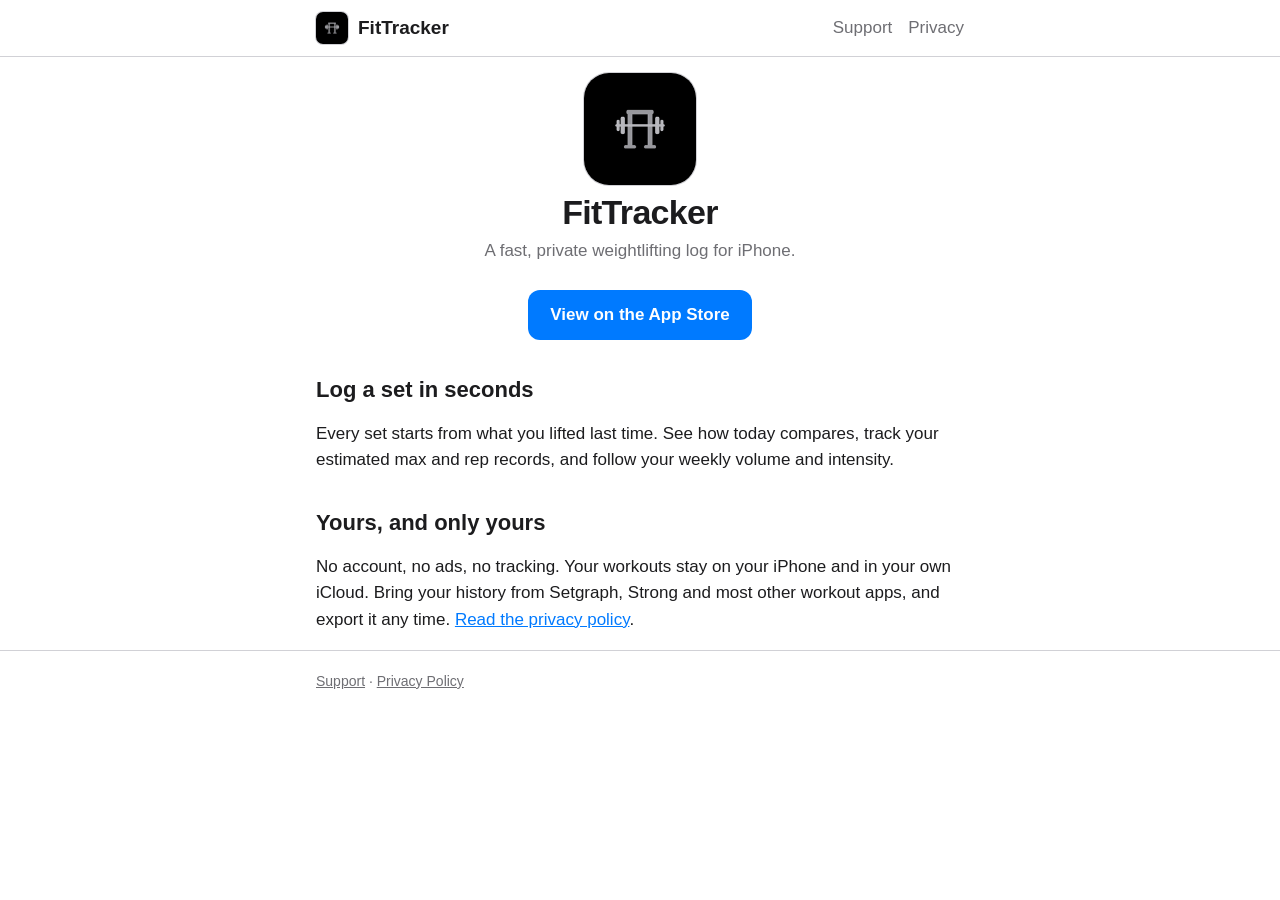
<file: fittracker/index.html>
<!doctype html>
<html lang="en">
<head>
  <meta charset="utf-8">
  <meta name="viewport" content="width=device-width, initial-scale=1">
  <title>FitTracker</title>
  <meta name="description" content="FitTracker is a fast, private weightlifting log for iPhone.">
  <link rel="icon" href="icon.png">
  <link rel="apple-touch-icon" href="icon.png">
  <link rel="stylesheet" href="style.css">
</head>
<body>
  <header class="site">
    <div class="wrap">
      <a class="brand" href="./"><img src="icon.png" alt="">FitTracker</a>
      <nav><a href="support/">Support</a><a href="privacy/">Privacy</a></nav>
    </div>
  </header>
  <main class="wrap">
    <section class="hero">
      <img src="icon.png" alt="FitTracker app icon">
      <h1>FitTracker</h1>
      <p class="lede">A fast, private weightlifting log for iPhone.</p>
      <a class="button" href="https://apps.apple.com/app/id6819970285">View on the App Store</a>
    </section>
    <h2>Log a set in seconds</h2>
    <p>Every set starts from what you lifted last time. See how today compares, track your estimated max and rep records, and follow your weekly volume and intensity.</p>
    <h2>Yours, and only yours</h2>
    <p>No account, no ads, no tracking. Your workouts stay on your iPhone and in your own iCloud. Bring your history from Setgraph, Strong and most other workout apps, and export it any time. <a href="privacy/">Read the privacy policy</a>.</p>
  </main>
  <footer>
    <div class="wrap"><a href="support/">Support</a> · <a href="privacy/">Privacy Policy</a></div>
  </footer>
</body>
</html>
</file>
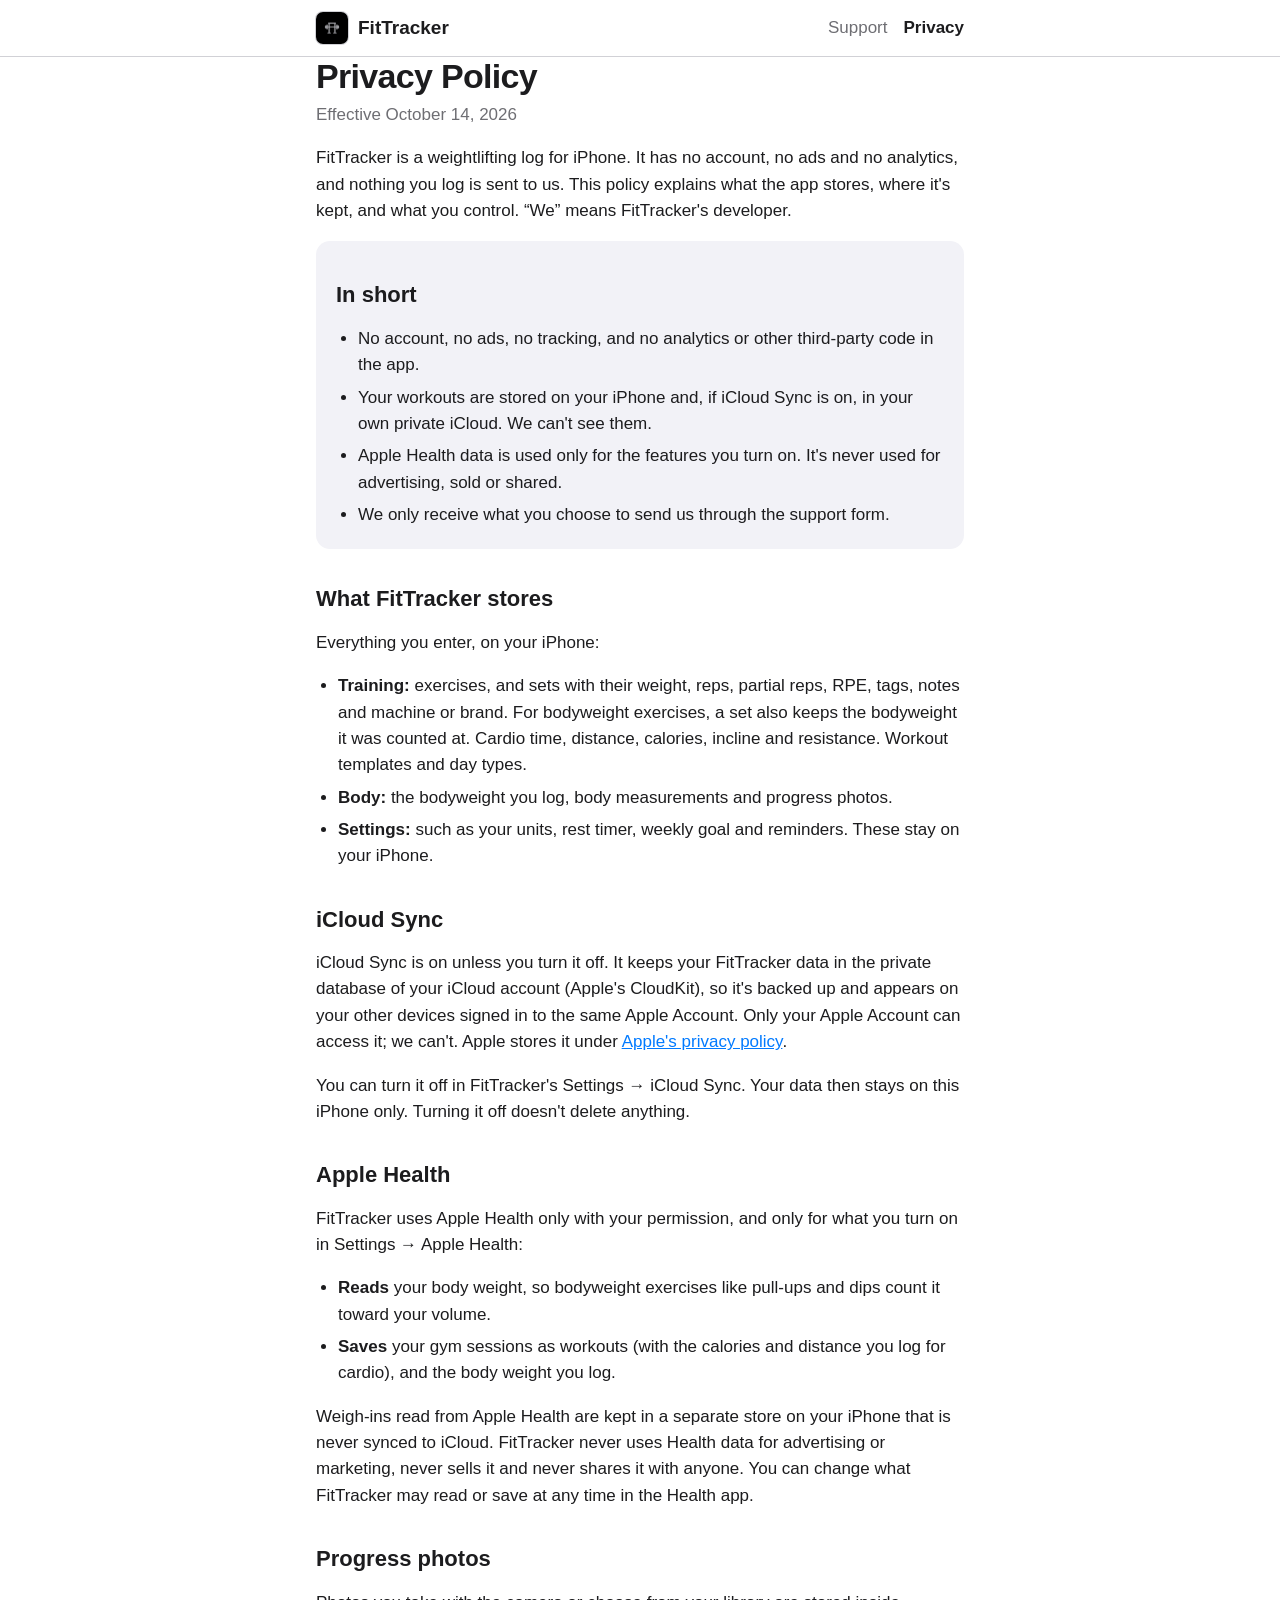
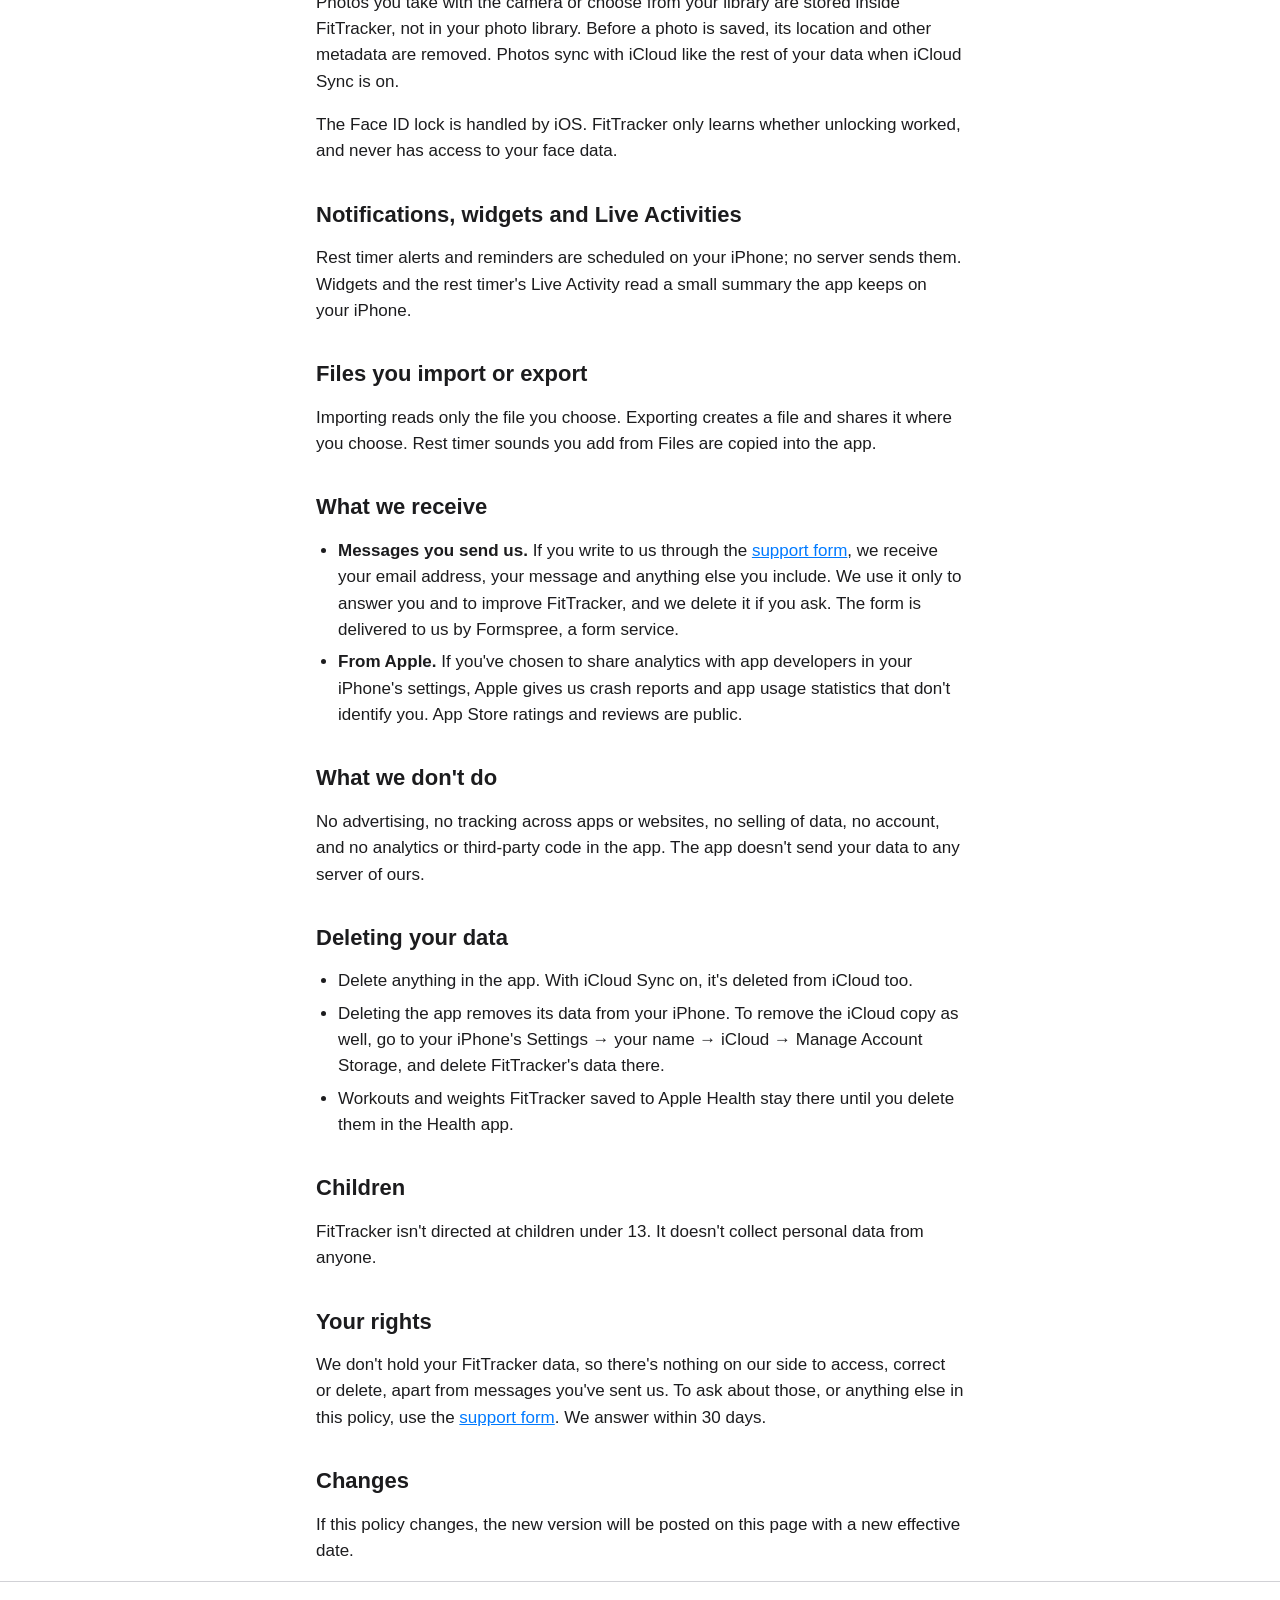
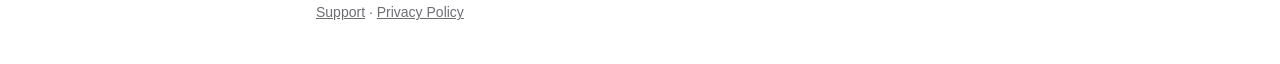
<file: fittracker/privacy/index.html>
<!doctype html>
<html lang="en">
<head>
  <meta charset="utf-8">
  <meta name="viewport" content="width=device-width, initial-scale=1">
  <title>Privacy Policy · FitTracker</title>
  <meta name="description" content="What FitTracker stores, where it's kept, and what you control.">
  <link rel="icon" href="../icon.png">
  <link rel="apple-touch-icon" href="../icon.png">
  <link rel="stylesheet" href="../style.css">
</head>
<body>
  <header class="site">
    <div class="wrap">
      <a class="brand" href="../"><img src="../icon.png" alt="">FitTracker</a>
      <nav><a href="../support/">Support</a><a href="./" aria-current="page">Privacy</a></nav>
    </div>
  </header>
  <main class="wrap">
    <h1>Privacy Policy</h1>
    <p class="lede">Effective October 14, 2026</p>

    <p>FitTracker is a weightlifting log for iPhone. It has no account, no ads and no analytics, and nothing you log is sent to us. This policy explains what the app stores, where it's kept, and what you control. “We” means FitTracker's developer.</p>

    <div class="card">
      <h2>In short</h2>
      <ul>
        <li>No account, no ads, no tracking, and no analytics or other third-party code in the app.</li>
        <li>Your workouts are stored on your iPhone and, if iCloud Sync is on, in your own private iCloud. We can't see them.</li>
        <li>Apple Health data is used only for the features you turn on. It's never used for advertising, sold or shared.</li>
        <li>We only receive what you choose to send us through the support form.</li>
      </ul>
    </div>

    <h2>What FitTracker stores</h2>
    <p>Everything you enter, on your iPhone:</p>
    <ul>
      <li><strong>Training:</strong> exercises, and sets with their weight, reps, partial reps, RPE, tags, notes and machine or brand. For bodyweight exercises, a set also keeps the bodyweight it was counted at. Cardio time, distance, calories, incline and resistance. Workout templates and day types.</li>
      <li><strong>Body:</strong> the bodyweight you log, body measurements and progress photos.</li>
      <li><strong>Settings:</strong> such as your units, rest timer, weekly goal and reminders. These stay on your iPhone.</li>
    </ul>

    <h2>iCloud Sync</h2>
    <p>iCloud Sync is on unless you turn it off. It keeps your FitTracker data in the private database of your iCloud account (Apple's CloudKit), so it's backed up and appears on your other devices signed in to the same Apple Account. Only your Apple Account can access it; we can't. Apple stores it under <a href="https://www.apple.com/legal/privacy/">Apple's privacy policy</a>.</p>
    <p>You can turn it off in FitTracker's Settings → iCloud Sync. Your data then stays on this iPhone only. Turning it off doesn't delete anything.</p>

    <h2>Apple Health</h2>
    <p>FitTracker uses Apple Health only with your permission, and only for what you turn on in Settings → Apple Health:</p>
    <ul>
      <li><strong>Reads</strong> your body weight, so bodyweight exercises like pull-ups and dips count it toward your volume.</li>
      <li><strong>Saves</strong> your gym sessions as workouts (with the calories and distance you log for cardio), and the body weight you log.</li>
    </ul>
    <p>Weigh-ins read from Apple Health are kept in a separate store on your iPhone that is never synced to iCloud. FitTracker never uses Health data for advertising or marketing, never sells it and never shares it with anyone. You can change what FitTracker may read or save at any time in the Health app.</p>

    <h2>Progress photos</h2>
    <p>Photos you take with the camera or choose from your library are stored inside FitTracker, not in your photo library. Before a photo is saved, its location and other metadata are removed. Photos sync with iCloud like the rest of your data when iCloud Sync is on.</p>
    <p>The Face ID lock is handled by iOS. FitTracker only learns whether unlocking worked, and never has access to your face data.</p>

    <h2>Notifications, widgets and Live Activities</h2>
    <p>Rest timer alerts and reminders are scheduled on your iPhone; no server sends them. Widgets and the rest timer's Live Activity read a small summary the app keeps on your iPhone.</p>

    <h2>Files you import or export</h2>
    <p>Importing reads only the file you choose. Exporting creates a file and shares it where you choose. Rest timer sounds you add from Files are copied into the app.</p>

    <h2>What we receive</h2>
    <ul>
      <li><strong>Messages you send us.</strong> If you write to us through the <a href="../support/">support form</a>, we receive your email address, your message and anything else you include. We use it only to answer you and to improve FitTracker, and we delete it if you ask. The form is delivered to us by Formspree, a form service.</li>
      <li><strong>From Apple.</strong> If you've chosen to share analytics with app developers in your iPhone's settings, Apple gives us crash reports and app usage statistics that don't identify you. App Store ratings and reviews are public.</li>
    </ul>

    <h2>What we don't do</h2>
    <p>No advertising, no tracking across apps or websites, no selling of data, no account, and no analytics or third-party code in the app. The app doesn't send your data to any server of ours.</p>

    <h2 id="delete">Deleting your data</h2>
    <ul>
      <li>Delete anything in the app. With iCloud Sync on, it's deleted from iCloud too.</li>
      <li>Deleting the app removes its data from your iPhone. To remove the iCloud copy as well, go to your iPhone's Settings → your name → iCloud → Manage Account Storage, and delete FitTracker's data there.</li>
      <li>Workouts and weights FitTracker saved to Apple Health stay there until you delete them in the Health app.</li>
    </ul>

    <h2>Children</h2>
    <p>FitTracker isn't directed at children under 13. It doesn't collect personal data from anyone.</p>

    <h2>Your rights</h2>
    <p>We don't hold your FitTracker data, so there's nothing on our side to access, correct or delete, apart from messages you've sent us. To ask about those, or anything else in this policy, use the <a href="../support/">support form</a>. We answer within 30 days.</p>

    <h2>Changes</h2>
    <p>If this policy changes, the new version will be posted on this page with a new effective date.</p>
  </main>
  <footer>
    <div class="wrap"><a href="../support/">Support</a> · <a href="./">Privacy Policy</a></div>
  </footer>
</body>
</html>
</file>
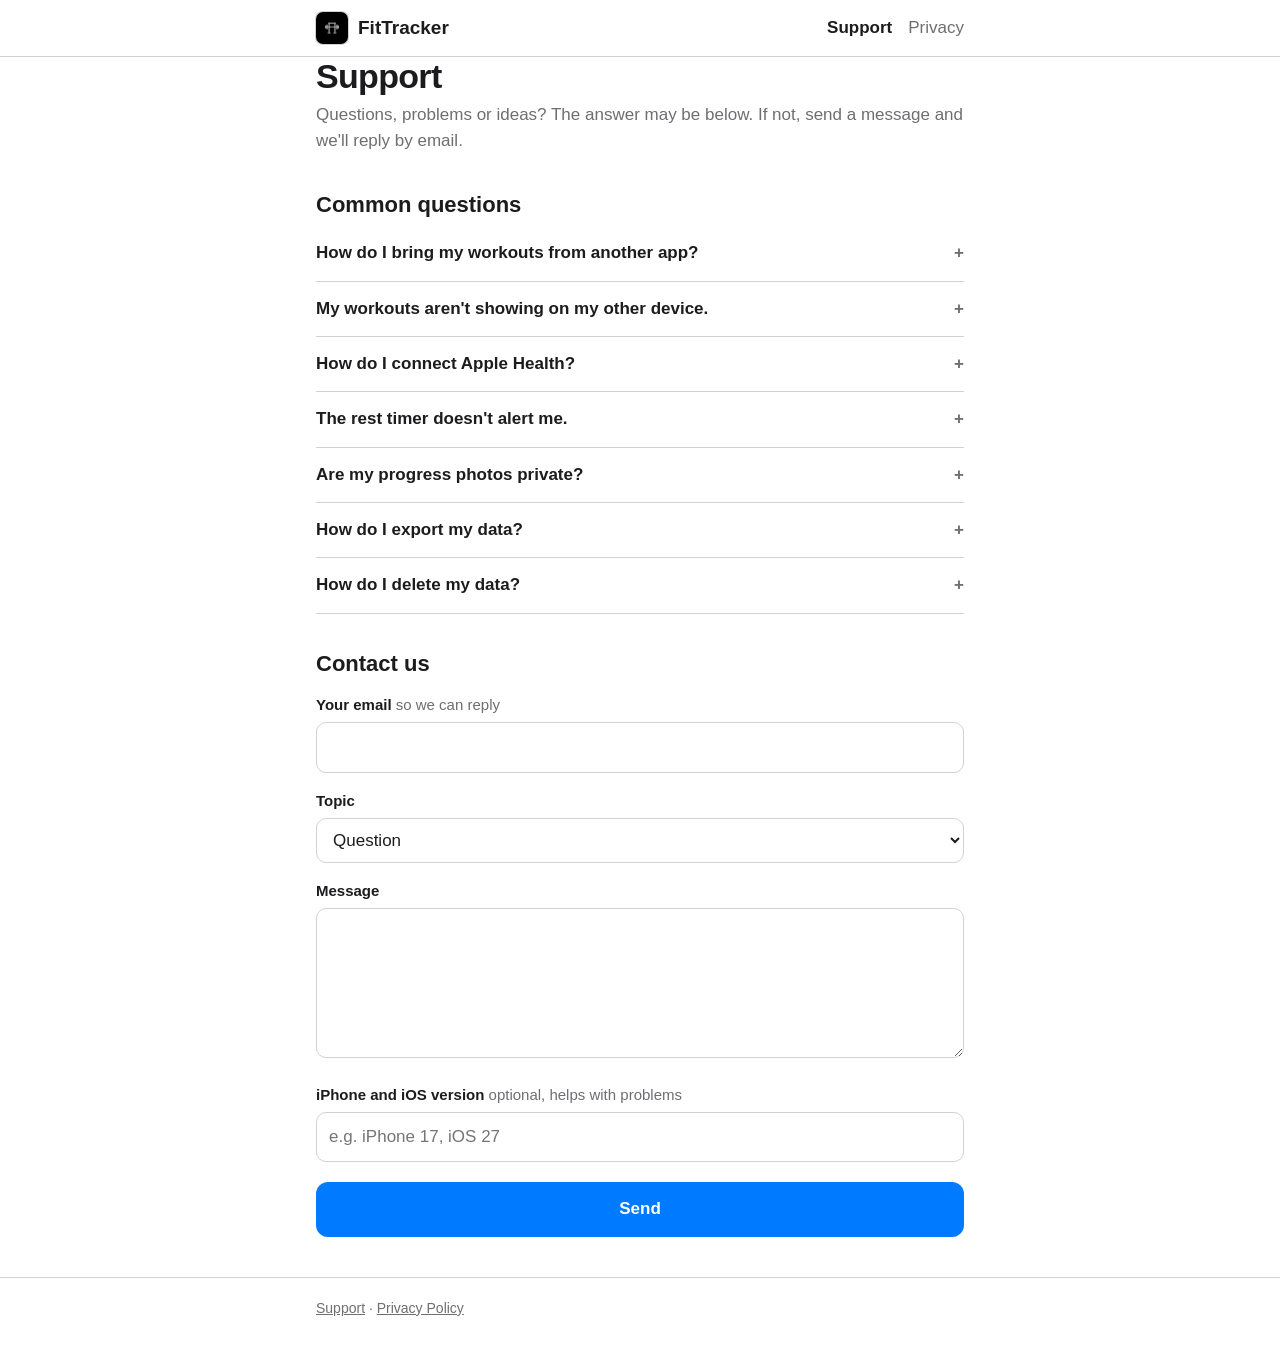
<file: fittracker/support/index.html>
<!doctype html>
<html lang="en">
<head>
  <meta charset="utf-8">
  <meta name="viewport" content="width=device-width, initial-scale=1">
  <title>Support · FitTracker</title>
  <meta name="description" content="Answers to common questions, and a form to contact FitTracker.">
  <link rel="icon" href="../icon.png">
  <link rel="apple-touch-icon" href="../icon.png">
  <link rel="stylesheet" href="../style.css">
</head>
<body>
  <header class="site">
    <div class="wrap">
      <a class="brand" href="../"><img src="../icon.png" alt="">FitTracker</a>
      <nav><a href="./" aria-current="page">Support</a><a href="../privacy/">Privacy</a></nav>
    </div>
  </header>
  <main class="wrap">
    <h1>Support</h1>
    <p class="lede">Questions, problems or ideas? The answer may be below. If not, send a message and we'll reply by email.</p>

    <h2>Common questions</h2>
    <details>
      <summary>How do I bring my workouts from another app?</summary>
      <p>Export your workouts as a CSV file from your old app (Setgraph, Strong and most other workout apps can). In FitTracker, open Settings (the gear on the Sets tab) → Import Workouts and choose the file. FitTracker shows what it found before anything is imported, and importing the same file again won't create duplicates.</p>
    </details>
    <details>
      <summary>My workouts aren't showing on my other device.</summary>
      <p>Check that both devices are signed in to the same Apple Account with iCloud on, and that iCloud Sync is on in FitTracker's Settings, which also shows when it last synced. Syncing can take a few minutes, especially after a large import. On a new device, let it finish before importing anything.</p>
    </details>
    <details>
      <summary>How do I connect Apple Health?</summary>
      <p>In FitTracker's Settings → Apple Health, choose what to save and read. If you didn't allow access earlier, open the Health app, tap your profile picture, then Apps, then FitTracker, and turn on what you'd like.</p>
    </details>
    <details>
      <summary>The rest timer doesn't alert me.</summary>
      <p>Allow notifications for FitTracker in your iPhone's Settings → Notifications → FitTracker. You can pick the alert sound in FitTracker's Settings → Rest Timer Sound.</p>
    </details>
    <details>
      <summary>Are my progress photos private?</summary>
      <p>Yes. They're kept inside FitTracker, not in your photo library, with location and other metadata removed, and they're locked with Face ID unless you turn that off in Body → Progress Photos.</p>
    </details>
    <details>
      <summary>How do I export my data?</summary>
      <p>Settings → Export CSV creates a file with all your sets. You can open it in a spreadsheet or import it back into FitTracker.</p>
    </details>
    <details>
      <summary>How do I delete my data?</summary>
      <p>See <a href="../privacy/#delete">Deleting your data</a> in the privacy policy.</p>
    </details>

    <h2 id="contact">Contact us</h2>
    <form id="contact-form" action="https://formspree.io/f/xdeawqdz" method="POST">
      <label for="email">Your email <span class="hint">so we can reply</span></label>
      <input id="email" name="email" type="email" autocomplete="email" required>

      <label for="topic">Topic</label>
      <select id="topic" name="topic">
        <option>Question</option>
        <option>Problem</option>
        <option>Idea</option>
        <option>Privacy</option>
        <option>Other</option>
      </select>

      <label for="message">Message</label>
      <textarea id="message" name="message" required></textarea>

      <label for="device">iPhone and iOS version <span class="hint">optional, helps with problems</span></label>
      <input id="device" name="device" placeholder="e.g. iPhone 17, iOS 27">

      <div class="trap" aria-hidden="true"><input type="text" name="_gotcha" tabindex="-1" autocomplete="off"></div>
      <input type="hidden" name="_subject" value="FitTracker support">
      <button type="submit">Send</button>
      <p class="status" role="status" aria-live="polite"></p>
    </form>
  </main>
  <footer>
    <div class="wrap"><a href="./">Support</a> · <a href="../privacy/">Privacy Policy</a></div>
  </footer>
  <script>
    const form = document.getElementById("contact-form");
    const status = form.querySelector(".status");
    const button = form.querySelector("button");

    function show(text, kind) {
      status.textContent = text;
      status.className = "status " + kind;
    }

    form.addEventListener("submit", async (event) => {
      event.preventDefault();
      button.disabled = true;
      show("Sending…", "");
      try {
        const response = await fetch(form.action, {
          method: "POST",
          body: new FormData(form),
          headers: { Accept: "application/json" },
        });
        if (response.ok) {
          form.reset();
          show("Thanks, your message was sent. We'll reply by email.", "ok");
        } else {
          // Formspree says what's wrong, e.g. "email should be an email".
          const data = await response.json().catch(() => ({}));
          const reasons = (data.errors || []).map((error) => [error.field, error.message].filter(Boolean).join(" "));
          show(reasons.length ? "Your message wasn't sent: " + reasons.join(", ") + "." : "Your message couldn't be sent. Please try again.", "error");
        }
      } catch {
        show("Your message couldn't be sent. Check your connection and try again.", "error");
      } finally {
        button.disabled = false;
      }
    });
  </script>
</body>
</html>
</file>
<file: fittracker/style.css>
:root {
  color-scheme: light dark;
  --bg: #ffffff;
  --surface: #f2f2f7;
  --text: #1c1c1e;
  --muted: #6e6e73;
  --border: #d1d1d6;
  --accent: #007aff;
  --on-accent: #ffffff;
  --ok: #248a3d;
  --error: #d70015;
}

@media (prefers-color-scheme: dark) {
  :root {
    --bg: #000000;
    --surface: #1c1c1e;
    --text: #f5f5f7;
    --muted: #98989d;
    --border: #38383a;
    --accent: #0a84ff;
    --ok: #30d158;
    --error: #ff453a;
  }
}

* { box-sizing: border-box; }

body {
  margin: 0;
  background: var(--bg);
  color: var(--text);
  font: 17px/1.55 -apple-system, BlinkMacSystemFont, "Helvetica Neue", Arial, sans-serif;
  -webkit-text-size-adjust: 100%;
}

.wrap { max-width: 680px; margin: 0 auto; padding: 0 16px; }

a { color: var(--accent); }

header.site { border-bottom: 1px solid var(--border); }
header.site .wrap { display: flex; align-items: center; justify-content: space-between; gap: 12px; padding-block: 12px; }
.brand { display: flex; align-items: center; gap: 10px; color: var(--text); text-decoration: none; font-weight: 600; font-size: 19px; }
.brand img { width: 32px; height: 32px; border-radius: 7px; }
/* The icon is black, so it needs an edge on the dark page. */
.brand img, .hero img { box-shadow: 0 0 0 1px var(--border); }
nav a { color: var(--muted); text-decoration: none; margin-left: 16px; }
nav a[aria-current="page"] { color: var(--text); font-weight: 600; }

main { padding: 32px 0 48px; }
h1 { font-size: 34px; line-height: 1.15; letter-spacing: -0.02em; margin: 0 0 6px; }
h2 { font-size: 22px; line-height: 1.25; margin: 36px 0 8px; }
.lede { color: var(--muted); margin-top: 0; }
ul { padding-left: 22px; }
li { margin: 6px 0; }
.card { background: var(--surface); border-radius: 14px; padding: 4px 20px; }

.hero { text-align: center; padding-top: 16px; }
.hero img { width: 112px; height: 112px; border-radius: 25px; }
.button {
  display: inline-block; margin-top: 8px; padding: 12px 22px; border-radius: 12px;
  background: var(--accent); color: var(--on-accent); font-weight: 600; text-decoration: none;
}

details { border-bottom: 1px solid var(--border); padding: 14px 0; }
summary { cursor: pointer; font-weight: 600; list-style: none; display: flex; justify-content: space-between; gap: 12px; }
summary::-webkit-details-marker { display: none; }
summary::after { content: "+"; color: var(--muted); }
details[open] summary::after { content: "–"; }
details p { margin: 10px 0 0; }

form label { display: block; font-weight: 600; font-size: 15px; margin: 16px 0 6px; }
.hint { font-weight: 400; color: var(--muted); }
input, select, textarea {
  width: 100%; font: inherit; color: var(--text); background: var(--bg);
  border: 1px solid var(--border); border-radius: 10px; padding: 11px 12px;
}
textarea { min-height: 150px; resize: vertical; }
input:focus, select:focus, textarea:focus { outline: 2px solid var(--accent); outline-offset: 1px; }
button {
  margin-top: 20px; width: 100%; font: inherit; font-weight: 600; color: var(--on-accent);
  background: var(--accent); border: 0; border-radius: 12px; padding: 14px; cursor: pointer;
}
button:disabled { opacity: 0.6; cursor: default; }
.status { margin: 14px 0 0; min-height: 1.55em; }
.status.ok { color: var(--ok); }
.status.error { color: var(--error); }
.trap { position: absolute; left: -10000px; width: 1px; height: 1px; overflow: hidden; }

footer { border-top: 1px solid var(--border); color: var(--muted); font-size: 14px; padding: 20px 0 40px; }
footer a { color: var(--muted); }
</file>
